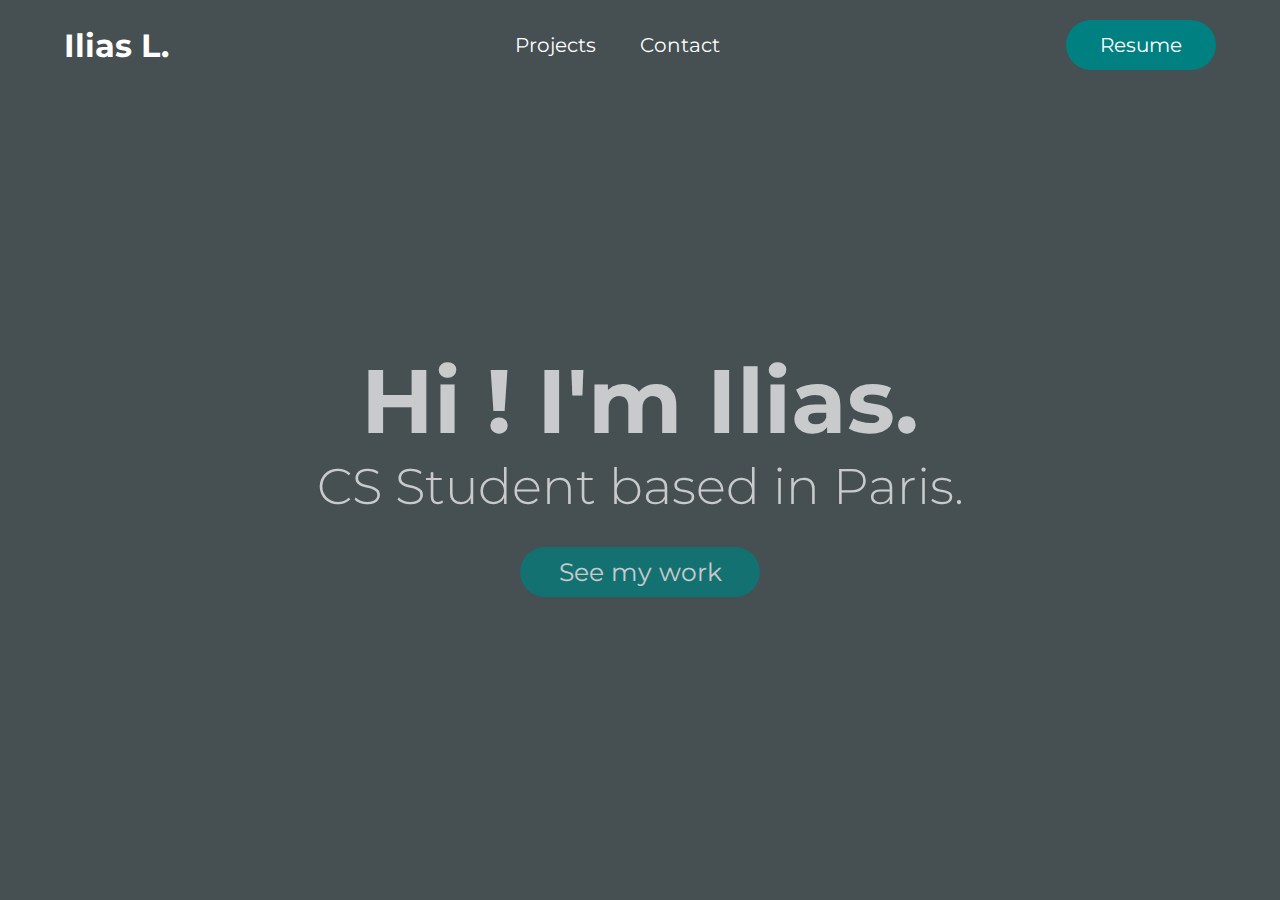
<file: index.html>
<!DOCTYPE html>

<heade>
    <title>Ilias L.</title>
    <link rel = 'stylesheet' href = 'style.css'>
    <link href="https://fonts.googleapis.com/css2?family=Montserrat&display=swap" rel="stylesheet">
</heade>

<body>

    <header>
        <a href = "index.html"><h1>Ilias L.</h1></a>
        <nav>
            <ul>
                <a href="projects/projects.html"><li>Projects</li></a>
                <a href="contact/contact.html"><li>Contact</li></a>
            </ul>
        </nav>
        <a href = 'CV_Lamrani_Ilias.pdf' target = 'blank'><button>Resume</button></a>
    </header>

    <div id = 'presentation'>
        <h2>Hi ! I'm Ilias.</h2>
        <h3>CS Student based in Paris.</h3>
        <a href="projects/projects.html"><button id = 'work-button'>See my work</button></a>
    </div>

    <script src = 'app.js'></script>
</body>
</file>
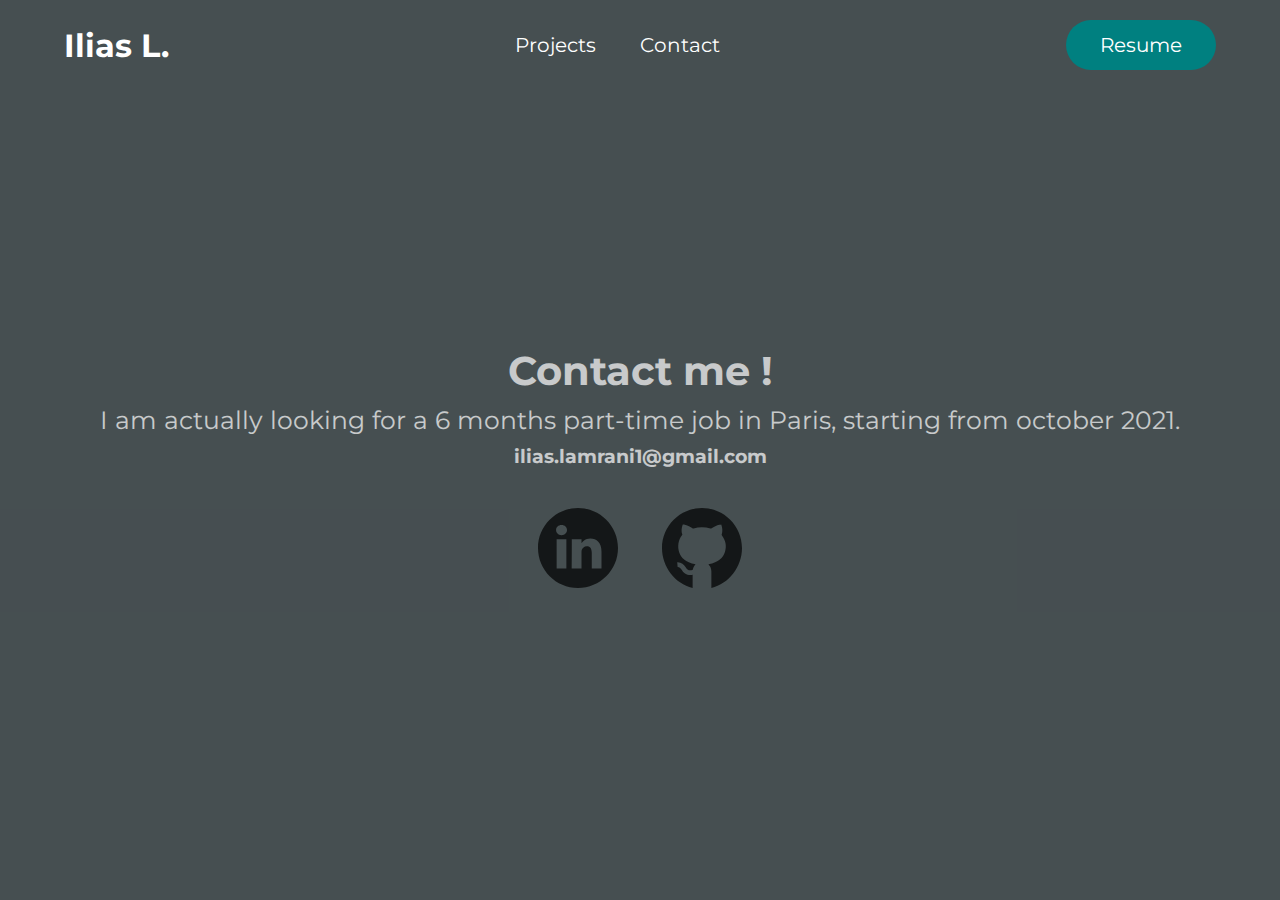
<file: contact/contact.html>
<!DOCTYPE html>

<heade>
    <title>Ilias L.</title>
    <link rel = 'stylesheet' href = 'style.css'>
    <link href="https://fonts.googleapis.com/css2?family=Montserrat&display=swap" rel="stylesheet">
</heade>

<body>

    <header>
        <a href = "../index.html"><h1>Ilias L.</h1></a>
        <nav>
            <ul>
                <a href="../projects/projects.html"><li>Projects</li></a>
                <a href="contact.html"><li>Contact</li></a>
            </ul>
        </nav>
        <a href = '../CV_Lamrani_Ilias.pdf' target = 'blank'><button>Resume</button></a>
    </header>

    <div id = 'presentation'>
        <h2>Contact me !</h2>
        <p>I am actually looking for a 6 months part-time job in Paris, starting from october 2021.</p>
        <h3>ilias.lamrani1@gmail.com</h3>
        <a href="https://www.linkedin.com/in/ilias-lamrani-0307a6197/" target="blank"><img src = '../icons/linkedin.svg'></a>
        <a href="https://github.com/Shelyp" target="blank"><img src = '../icons/github.svg'></a>
    </div>

    <script src = '../app.js'></script>
</body>
</file>
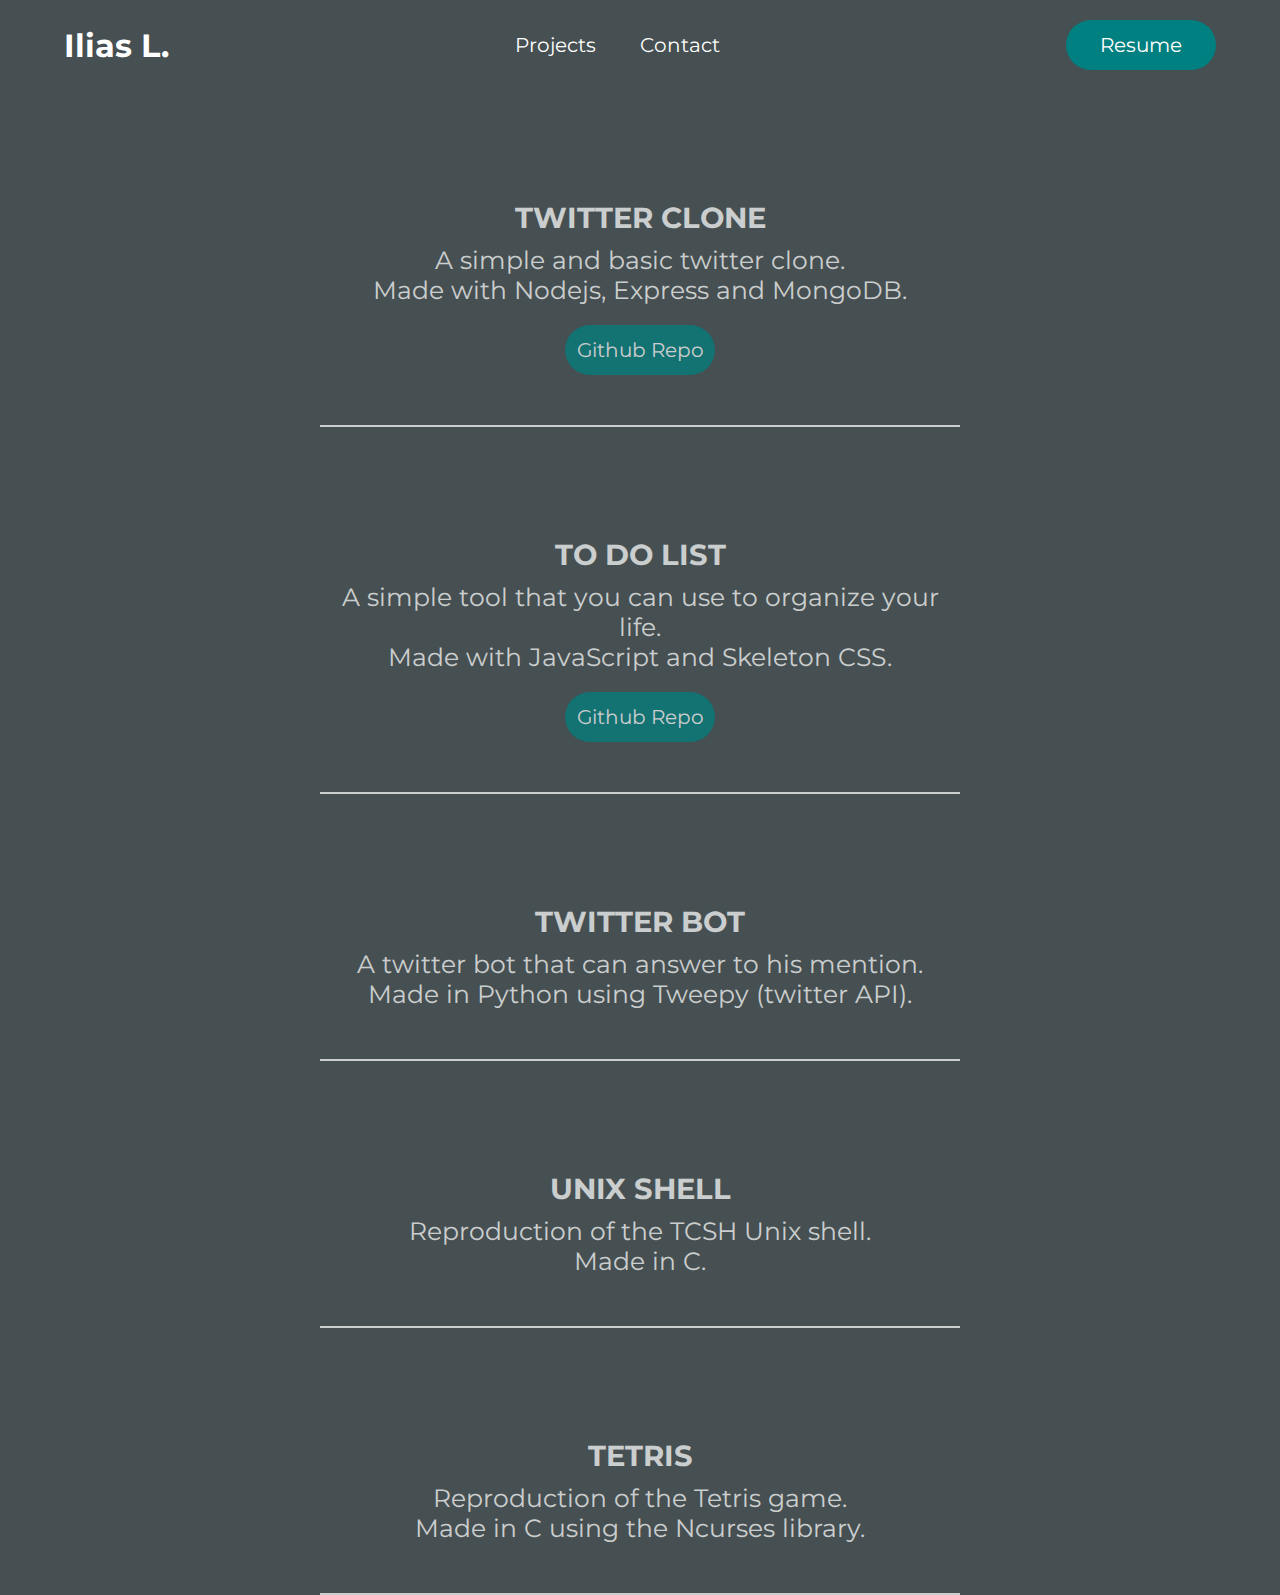
<file: projects/projects.html>
<!DOCTYPE html>

<heade>
    <title>Ilias L.</title>
    <link rel = 'stylesheet' href = 'style.css'>
    <link href="https://fonts.googleapis.com/css2?family=Montserrat&display=swap" rel="stylesheet">
</heade>

<body>

    <header>
        <a href = "../index.html"><h1>Ilias L.</h1></a>
        <nav>
            <ul>
                <a href="projects.html"><li>Projects</li></a>
                <a href="../contact/contact.html"><li>Contact</li></a>
            </ul>
        </nav>
        <a href = '../CV_Lamrani_Ilias.pdf' target = 'blank'><button>Resume</button></a>
    </header>

    <div id = 'presentation'>
        <div class = 'project' id = 'twitter-clone'>
            <h3>Twitter Clone</h3>
            <p>A simple and basic twitter clone.</p>
            <p>Made with Nodejs, Express and MongoDB.</p>
            <a href="https://github.com/Shelyp/Discussy-TwitterClone" target="blank"><button>Github Repo</button></a>
        </div>
        
        <div class = 'project' id = 'to-do-list'>
            <h3>To do list</h3>
            <p>A simple tool that you can use to organize your life.</p>
            <p>Made with JavaScript and Skeleton CSS.</p>
            <a href="https://github.com/Shelyp/To-Do-List" target="blank"><button>Github Repo</button></a>
        </div>

        <div class = 'project' id = 'bot'>
            <h3>Twitter Bot</h3>
            <p>A twitter bot that can answer to his mention.</p>
            <p>Made in Python using Tweepy (twitter API).</p>
        </div>
        
        <div class = 'project' id = 'shell'>
            <h3>Unix Shell</h3>
            <p>Reproduction of the TCSH Unix shell.</p>
            <p>Made in C.</p>
        </div>

        <div class = 'project' id = 'tetris'>
            <h3>Tetris</h3>
            <p>Reproduction of the Tetris game.</p>
            <p>Made in C using the Ncurses library.</p>
        </div>
    </div>
    <script src = '../app.js'></script>
</body>
</file>
<file: style.css>
* {
    margin: 0;
    padding: 0;
    box-sizing: border-box;
    font-family: 'Montserrat', sans-serif;
    background-color: #464F51;
}

/* ----- NAV BAR ----- */

header {
    display: flex;
    justify-content: space-between;
    align-items: center;
    padding: 20px 5%;
    color: white;
}

ul {
    list-style: none;
}

h1 {
    transition: 0.3s;
}

li {
    display: inline;
    text-decoration: none;
    padding: 0px 20px;
    font-size: 20px;
    transition: 0.3s;
}

li:hover, h1:hover {
    color: teal;

}
button, li, h1 {
    cursor: pointer;
}

button {
    background-color: teal;
    border: none;
    border-radius: 50px;
    height: 50px;
    width: 150px;
    font-size: 20px;
    color: white;
    opacity: 1;
    transition: 0.3s;
    outline: none;
}

button:hover {
    opacity: 0.7;
}

/* ----- HOME PAGE CONTENT ----- */

#presentation {
    opacity: 0;
    margin-top: 20%;
    text-align: center;
    color: white;
}

#presentation h2 {
    font-size: 90px;
}

#presentation h3 {
    font-size: 50px;
    font-weight: 300;
}

/* ----- CONTACT PAGE ----- */

#contacts {
    color: black;
    background-color: white;
    z-index: 10;
}

/* ----- GENERAL ----- */

#work-button {
    margin-top: 30px;
    width: 240px;
    font-size: 25px;
}

a {
    text-decoration: none;
    color: white;
}
</file>
<file: contact/style.css>
* {
    margin: 0;
    padding: 0;
    box-sizing: border-box;
    font-family: 'Montserrat', sans-serif;
    background-color: #464F51;
}

/* ----- NAV BAR ----- */

header {
    display: flex;
    justify-content: space-between;
    align-items: center;
    padding: 20px 5%;
    color: white;
}

ul {
    list-style: none;
}

h1 {
    transition: 0.3s;
}

li {
    display: inline;
    text-decoration: none;
    padding: 0px 20px;
    font-size: 20px;
    transition: 0.3s;
}

li:hover, h1:hover {
    color: teal;

}
button, li, h1 {
    cursor: pointer;
}

button {
    background-color: teal;
    border: none;
    border-radius: 50px;
    height: 50px;
    width: 150px;
    font-size: 20px;
    color: white;
    opacity: 1;
    transition: 0.3s;
    outline: none;
}

button:hover {
    opacity: 0.7;
}

a {
    text-decoration: none;
    color: white;
}

/* ----- PAGE CONTENT ----- */

#presentation {
    color: white;
    text-align: center;
    margin-top: 20%;
    z-index: 1;
}

#presentation h2 {
    font-size: 40px;
}

#presentation p {
    font-size: 25px;
    padding: 10px 0px;
}

img {
    height: 120px;
    width: 120px;
    margin-top: 20px;
    padding: 0px 20px;
}
</file>
<file: projects/style.css>
* {
    margin: 0;
    padding: 0;
    box-sizing: border-box;
    font-family: 'Montserrat', sans-serif;
}

/* ----- NAV BAR ----- */

body {
    background-color: #464F51;
}
header {
    display: flex;
    justify-content: space-between;
    align-items: center;
    padding: 20px 5%;
    color: white;
    background-color: #464F51;
}

ul {
    list-style: none;
}

h1 {
    transition: 0.3s;
}

li {
    display: inline;
    text-decoration: none;
    padding: 0px 20px;
    font-size: 20px;
    transition: 0.3s;
}

li:hover, h1:hover {
    color: teal;

}
button, li, h1 {
    cursor: pointer;
}

button {
    background-color: teal;
    border: none;
    border-radius: 50px;
    height: 50px;
    width: 150px;
    font-size: 20px;
    color: white;
    opacity: 1;
    transition: 0.3s;
    outline: none;
}

button:hover {
    opacity: 0.7;
}

a {
    text-decoration: none;
    color: white;
}

/* ----- PAGE CONTENT ----- */

.project {
    background-color: #464F51;
    border-bottom: 2px solid white;
    margin: auto;
    text-align: center;
    margin-top: 100px;
    width: 50%;
    padding: 0px 20px 50px;
    font-size: 25px;
    color: white;
}

.project button {
    margin-top: 20px;
}

.project h3 {
    text-transform: uppercase;
    padding: 10px 0px;
}
</file>
